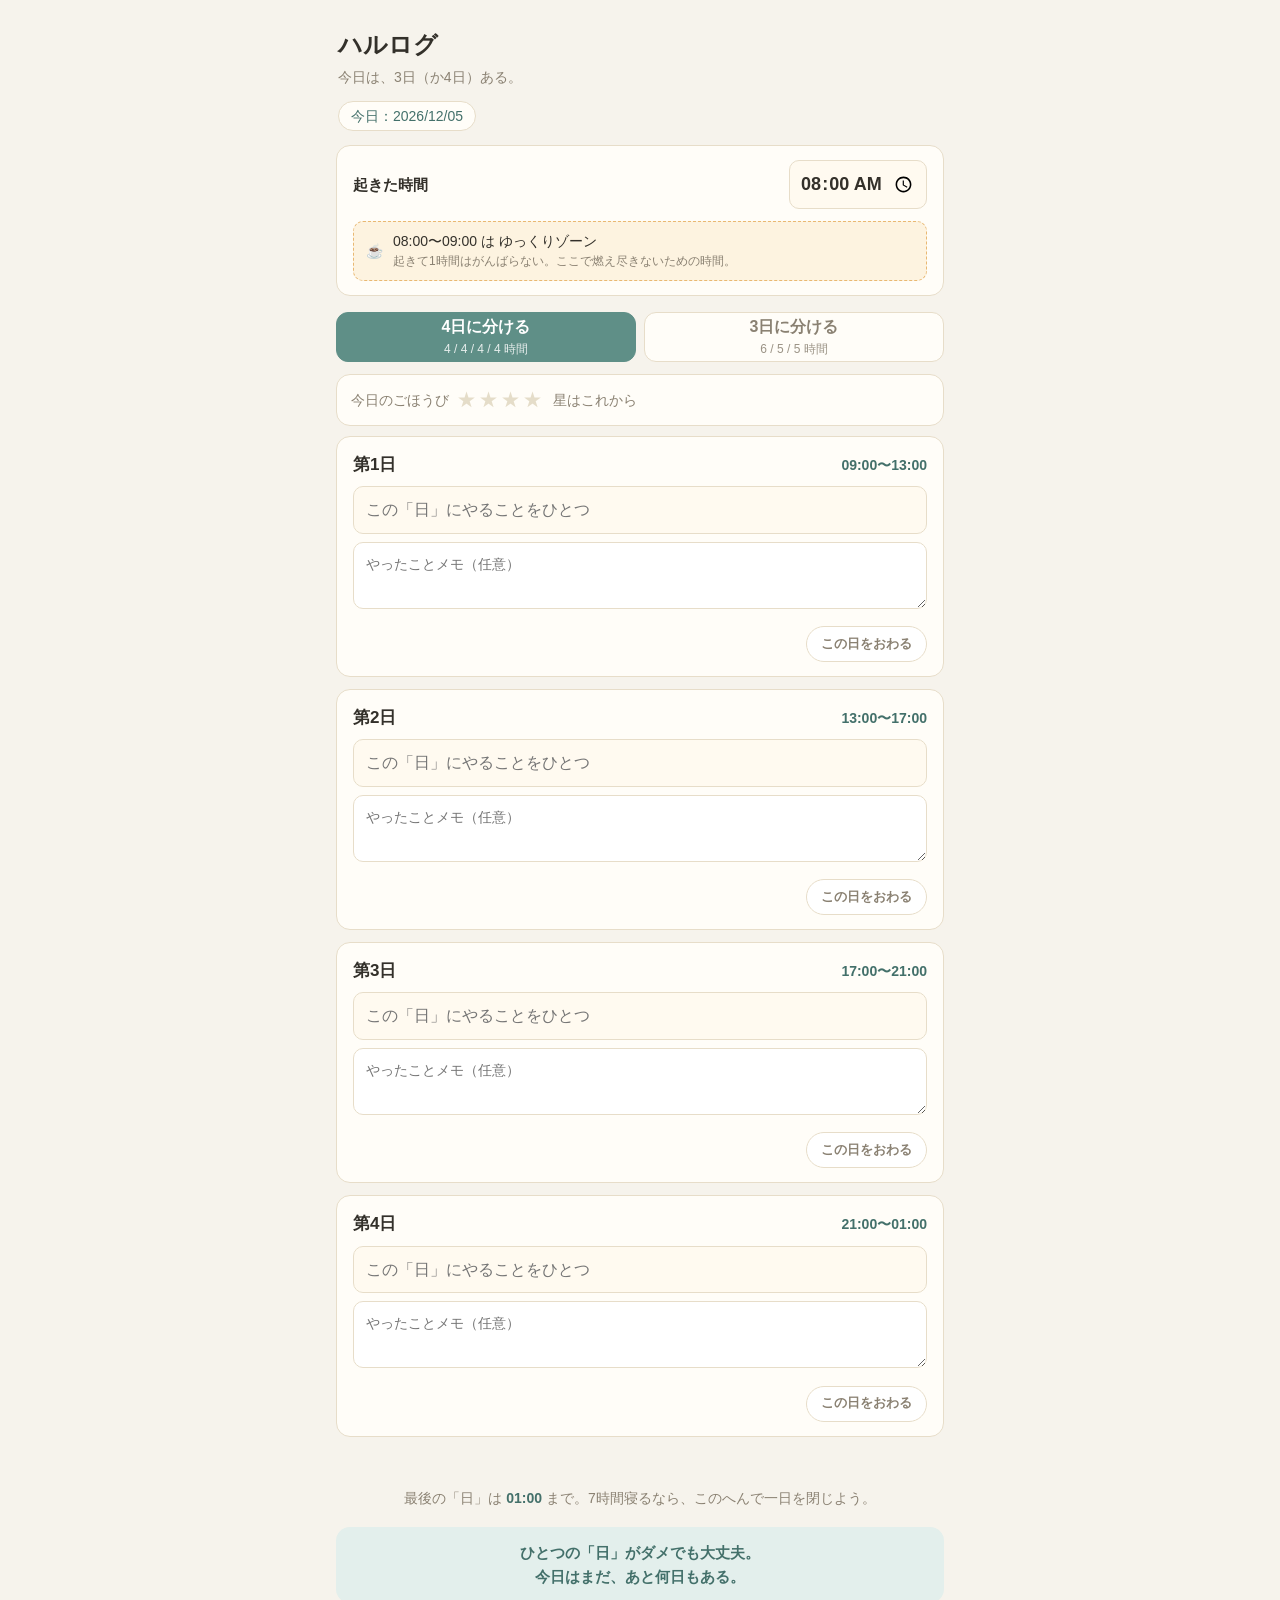
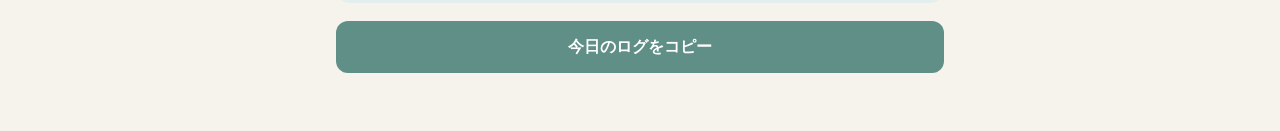
<file: index.html>
<!doctype html>
<html lang="ja">
<head>
<meta charset="utf-8">
<meta name="viewport" content="width=device-width, initial-scale=1, viewport-fit=cover">
<meta name="apple-mobile-web-app-capable" content="yes">
<meta name="apple-mobile-web-app-title" content="ハルログ">
<meta name="theme-color" content="#f6f3ec">
<meta name="description" content="起床を起点に一日を3つか4つの小さな「日」に分ける、個人用の時間ログアプリです。">
<link rel="manifest" href="manifest.json">
<link rel="apple-touch-icon" href="icons/icon-180.png">
<link rel="icon" href="icons/icon.svg" type="image/svg+xml">
<title>ハルログ｜今日は3日ある</title>
<style>
:root {
--paper: #fffdf8;
--bg: #f6f3ec;
--ink: #33302a;
--muted: #8a8172;
--line: #e7ddc9;
--lake: #5f8f87;
--lake-dark: #43706a;
--lake-soft: #e3efec;
--sun: #e9b872;
--radius: 14px;
}
* { box-sizing: border-box;}
body {
margin: 0;
background: var(--bg);
color: var(--ink);
font-family: -apple-system, BlinkMacSystemFont, "Hiragino Sans", "Yu Gothic", "Noto Sans JP", sans-serif;
font-size: 16px;
line-height: 1.6;
}
.app {
width: min(100%, 640px);
margin: 0 auto;
padding: max(20px, env(safe-area-inset-top)) 16px max(28px, env(safe-area-inset-bottom));
}
header { padding: 6px 2px 14px;}
h1 { margin: 0; font-size: 24px;}
.subtitle { margin: 2px 0 0; color: var(--muted); font-size: 14px;}
.today {
display: inline-block; margin-top: 12px; padding: 3px 12px;
border: 1px solid var(--line); border-radius: 999px;
background: var(--paper); color: var(--lake-dark); font-size: 14px;
}

.wake-card {
background: var(--paper);
border: 1px solid var(--line);
border-radius: var(--radius);
padding: 14px 16px;
display: grid; gap: 12px;
}
.wake-row {
display: flex; align-items: center; justify-content: space-between; gap: 12px;
}
.wake-row label { font-weight: 700; font-size: 15px;}
input[type="time"] {
font: inherit; font-size: 18px; font-weight: 700;
border: 1px solid var(--line); border-radius: 10px;
background: #fffaf0; color: var(--ink);
padding: 8px 10px; min-height: 48px;
}
.slow-zone {
display: flex; align-items: center; gap: 10px;
background: #fdf3e0; border: 1px dashed var(--sun);
border-radius: 10px; padding: 8px 12px; font-size: 14px;
}
.slow-zone.moon {
width: 30px; height: 30px; flex: 0 0 auto;
display: grid; place-items: center;
background: #fff; border-radius: 50%; font-size: 16px;
}
.slow-zone small { color: var(--muted); display: block; font-size: 12px;}

.mode-switch {
display: grid; grid-template-columns: 1fr 1fr; gap: 8px; margin: 16px 0 6px;
}
.mode-switch button {
min-height: 50px; border-radius: 12px; cursor: pointer;
border: 1px solid var(--line); background: var(--paper);
font: inherit; font-weight: 700; color: var(--muted);
}
.mode-switch button.active {
background: var(--lake); border-color: var(--lake); color: #fff;
}
.mode-switch button small { display: block; font-weight: 400; font-size: 12px; opacity:.85;}

.day-list { display: grid; gap: 12px; margin-top: 10px;}
.day-card {
background: var(--paper);
border: 1px solid var(--line);
border-radius: var(--radius);
padding: 14px 16px;
transition: opacity.2s;
position: relative;
overflow: hidden;
}

.stamp {
position: absolute;
top: 10px; right: 12px;
width: 64px; height: 64px;
border: 2.5px solid #d98a94;
border-radius: 50%;
color: #d98a94;
display: grid; place-items: center;
font-weight: 800; font-size: 13px; line-height: 1.25; text-align: center;
transform: rotate(-12deg) scale(0);
background: rgba(255, 255, 255, 0.65);
pointer-events: none;
}
.day-card.done .stamp { transform: rotate(-12deg) scale(1); }
.stamp.pop { animation: stamp-pop .45s cubic-bezier(.2, 2.2, .4, 1); }
@keyframes stamp-pop {
0% { transform: rotate(-30deg) scale(2.4); opacity: 0; }
60% { transform: rotate(-12deg) scale(.92); opacity: 1; }
100% { transform: rotate(-12deg) scale(1); opacity: 1; }
}
.stars-bar {
display: flex; align-items: center; gap: 8px;
margin-top: 12px; padding: 10px 14px;
background: var(--paper); border: 1px solid var(--line); border-radius: var(--radius);
font-size: 14px; color: var(--muted);
}
.stars-bar .stars { font-size: 19px; letter-spacing: 3px; color: #e5ddc9; }
.stars-bar .stars .on { color: var(--sun); display: inline-block; }
.stars-bar .stars .on.pop { animation: star-pop .5s cubic-bezier(.2, 2.4, .4, 1); }
@keyframes star-pop { 0% { transform: scale(.2) rotate(-40deg); } 100% { transform: scale(1) rotate(0); } }
.praise {
min-height: 26px; margin: 10px 0 0; text-align: center;
font-weight: 800; color: #c47b2d; font-size: 16px;
}
.confetti-piece {
position: fixed; top: -12px; z-index: 50; pointer-events: none;
border-radius: 2px;
animation: confetti-fall linear forwards;
}
@keyframes confetti-fall {
to { transform: translateY(105vh) rotate(720deg); opacity: .9; }
}
.day-card.now { border-color: var(--lake); box-shadow: 0 0 0 3px var(--lake-soft);}
.day-card.done { background: #fbfaf5;}
.day-head {
display: flex; align-items: baseline; justify-content: space-between; gap: 8px;
margin-bottom: 8px;
}
.day-name { font-weight: 800; font-size: 17px;}
.day-name.now-badge {
font-size: 11px; font-weight: 700; color: #fff; background: var(--lake);
border-radius: 999px; padding: 2px 8px; margin-left: 6px; vertical-align: 2px;
}
.day-time { color: var(--lake-dark); font-weight: 700; font-size: 14px; white-space: nowrap;}
.day-card input[type="text"],.day-card textarea {
width: 100%; font: inherit;
border: 1px solid var(--line); border-radius: 10px;
background: #fffaf0; color: var(--ink);
padding: 10px 12px; outline: none;
}
.day-card textarea {
margin-top: 8px; min-height: 40px; font-size: 14px; resize: vertical;
background: #fff; color: var(--muted);
}
.day-card input:focus,.day-card textarea:focus {
border-color: var(--lake); background: #fff;
box-shadow: 0 0 0 3px var(--lake-soft);
}
.done-row { margin-top: 10px; display: flex; justify-content: flex-end;}
.done-btn {
border: 1px solid var(--line); background: #fff; color: var(--muted);
border-radius: 999px; padding: 6px 14px; font: inherit; font-size: 13px; font-weight: 700;
cursor: pointer; min-height: 36px;
}
.day-card.done.done-btn { background: var(--lake-soft); color: var(--lake-dark); border-color: var(--lake);}
.day-card.done.day-name { color: var(--muted);}

.sleep-note {
margin-top: 14px; text-align: center; color: var(--muted); font-size: 14px;
}
.sleep-note strong { color: var(--lake-dark);}
.creed {
margin-top: 18px; padding: 14px 16px;
border-radius: var(--radius);
background: var(--lake-soft); color: var(--lake-dark);
font-size: 15px; text-align: center; font-weight: 700;
}
.actions { margin-top: 18px;}
.actions button {
width: 100%; min-height: 52px; border: 0; border-radius: 12px;
background: var(--lake); color: #fff; font: inherit; font-weight: 700; cursor: pointer;
}
.actions button:active { background: var(--lake-dark);}
.message { min-height: 22px; text-align: center; color: var(--muted); font-size: 14px; margin: 8px 0 0;}
</style>
</head>
<body>
<div class="app">
<header>
<h1>ハルログ</h1>
<p class="subtitle">今日は、3日（か4日）ある。</p>
<div class="today" id="todayText"></div>
</header>

<main>
<div class="wake-card">
<div class="wake-row">
<label for="wake">起きた時間</label>
<input id="wake" type="time" value="08:00">
</div>
<div class="slow-zone">
<div class="moon">☕</div>
<div>
<span id="slowText">8:00〜9:00 は ゆっくりゾーン</span>
<small>起きて1時間はがんばらない。ここで燃え尽きないための時間。</small>
</div>
</div>
</div>

<div class="mode-switch" role="group" aria-label="一日の分け方">
<button id="mode4" type="button">4日に分ける<small>4 / 4 / 4 / 4 時間</small></button>
<button id="mode3" type="button">3日に分ける<small>6 / 5 / 5 時間</small></button>
</div>

<div class="stars-bar"><span>今日のごほうび</span><span class="stars" id="stars"></span><span id="starsText"></span></div>

<div class="day-list" id="dayList"></div>
<p class="praise" id="praise" aria-live="polite"></p>

<p class="sleep-note" id="sleepNote"></p>

<div class="creed">ひとつの「日」がダメでも大丈夫。<br>今日はまだ、あと何日もある。</div>

<div class="actions">
<button id="copyButton" type="button">今日のログをコピー</button>
<p class="message" id="message" aria-live="polite"></p>
</div>
</main>
</div>

<script>
(() => {
const PATTERNS = { 4: [4, 4, 4, 4], 3: [6, 5, 5]};
const today = new Date();
const pad = (n) => String(n).padStart(2, "0");
const dateKey = `${today.getFullYear()}-${pad(today.getMonth() + 1)}-${pad(today.getDate())}`;
const storageKey = `halulog-v2:${dateKey}`;
const todayLabel = `${today.getFullYear()}/${pad(today.getMonth() + 1)}/${pad(today.getDate())}`;

const wakeInput = document.getElementById("wake");
const slowText = document.getElementById("slowText");
const dayList = document.getElementById("dayList");
const sleepNote = document.getElementById("sleepNote");
const message = document.getElementById("message");
const modeButtons = { 4: document.getElementById("mode4"), 3: document.getElementById("mode3")};

const praiseEl = document.getElementById("praise");
const starsEl = document.getElementById("stars");
const starsTextEl = document.getElementById("starsText");
const PRAISES = ["えらい！この日、クリア！", "おつかれさま、はる。この日は勝ち。", "よくやった！ごほうび受け取って。", "この日、制覇。次の日ものんびり行こう。", "できた！それで十分すぎるくらい。"];
let lastCelebrated = -1;

function confetti() {
  const colors = ["#5f8f87", "#e9b872", "#d98a94", "#a8c8e0", "#f2d38a"];
  for (let k = 0; k < 22; k++) {
    const piece = document.createElement("div");
    piece.className = "confetti-piece";
    const size = 6 + Math.random() * 7;
    piece.style.width = size + "px";
    piece.style.height = size * (Math.random() > 0.5 ? 1 : 0.45) + "px";
    piece.style.left = Math.random() * 100 + "vw";
    piece.style.background = colors[Math.floor(Math.random() * colors.length)];
    piece.style.animationDuration = 1.6 + Math.random() * 1.4 + "s";
    piece.style.animationDelay = Math.random() * 0.25 + "s";
    document.body.append(piece);
    window.setTimeout(() => piece.remove(), 3600);
  }
}

function celebrate(index, total) {
  const doneCount = PATTERNS[state.mode].filter((_, j) => state.blocks[j] && state.blocks[j].done).length;
  if (doneCount >= total) {
    praiseEl.textContent = "全部の「日」が終わった！今日は完全勝利。ゆっくり休んで。";
    confetti();
    window.setTimeout(confetti, 350);
  } else {
    praiseEl.textContent = PRAISES[Math.floor(Math.random() * PRAISES.length)];
    confetti();
  }
  lastCelebrated = index;
}

function renderStars(justLit) {
  const pattern = PATTERNS[state.mode];
  starsEl.replaceChildren();
  let doneCount = 0;
  pattern.forEach((_, j) => {
    const on = state.blocks[j] && state.blocks[j].done;
    if (on) doneCount++;
    const star = document.createElement("span");
    star.textContent = "★";
    if (on) {
      star.className = "on" + (j === justLit ? " pop" : "");
    }
    starsEl.append(star);
  });
  starsTextEl.textContent = doneCount === 0 ? "星はこれから" : doneCount >= pattern.length ? "今日は満点！" : `${doneCount}つ点灯`;
}

document.getElementById("todayText").textContent = `今日：${todayLabel}`;

let state = load() || { wake: "08:00", mode: 4, blocks: {}};

function load() {
try { return JSON.parse(localStorage.getItem(storageKey));} catch (e) { return null;}
}
function save() {
try { localStorage.setItem(storageKey, JSON.stringify(state)); showMessage("保存しました", 900);}
catch (e) { showMessage("保存できませんでした");}
}

function toMin(hhmm) { const [h, m] = hhmm.split(":").map(Number); return h * 60 + m;}
function toHHMM(min) { const t = ((min % 1440) + 1440) % 1440; return `${pad(Math.floor(t / 60))}:${pad(t % 60)}`;}

function render() {
const wakeMin = toMin(state.wake || "08:00");
wakeInput.value = state.wake || "08:00";
slowText.textContent = `${toHHMM(wakeMin)}〜${toHHMM(wakeMin + 60)} は ゆっくりゾーン`;

Object.entries(modeButtons).forEach(([m, btn]) => {
btn.classList.toggle("active", Number(m) === Number(state.mode));
});

const pattern = PATTERNS[state.mode];
const now = new Date();
const nowMin = now.getHours() * 60 + now.getMinutes();
let cursor = wakeMin + 60;

dayList.replaceChildren();
pattern.forEach((hoursLen, i) => {
const start = cursor, end = cursor + hoursLen * 60;
cursor = end;
const saved = state.blocks[i] || {};

const card = document.createElement("div");
card.className = "day-card" + (saved.done? " done": "");
const isNow = nowMin >= start && nowMin < end;
if (isNow) card.classList.add("now");

const head = document.createElement("div");
head.className = "day-head";
const name = document.createElement("div");
name.className = "day-name";
name.textContent = `第${i + 1}日`;
if (isNow) {
const badge = document.createElement("span");
badge.className = "now-badge";
badge.textContent = "いまここ";
name.append(badge);
}
const time = document.createElement("div");
time.className = "day-time";
time.textContent = `${toHHMM(start)}〜${toHHMM(end)}`;
head.append(name, time);

const plan = document.createElement("input");
plan.type = "text";
plan.placeholder = "この「日」にやることをひとつ";
plan.value = saved.plan || "";
plan.setAttribute("aria-label", `第${i + 1}日の予定`);
plan.addEventListener("input", () => {
state.blocks[i] = {...(state.blocks[i] || {}), plan: plan.value};
save();
});

const memo = document.createElement("textarea");
memo.placeholder = "やったことメモ（任意）";
memo.value = saved.memo || "";
memo.setAttribute("aria-label", `第${i + 1}日のメモ`);
memo.addEventListener("input", () => {
state.blocks[i] = {...(state.blocks[i] || {}), memo: memo.value};
save();
});

const doneRow = document.createElement("div");
doneRow.className = "done-row";
const doneBtn = document.createElement("button");
doneBtn.type = "button";
doneBtn.className = "done-btn";
doneBtn.textContent = saved.done? "✓ この日はおわり": "この日をおわる";
doneBtn.addEventListener("click", () => {
const turningOn = !saved.done;
state.blocks[i] = {...(state.blocks[i] || {}), done: turningOn};
if (turningOn) lastCelebrated = i;
save(); render();
if (turningOn) {
celebrate(i, PATTERNS[state.mode].length);
const cardEl = dayList.children[i];
const stampEl = cardEl && cardEl.querySelector(".stamp");
if (stampEl && stampEl.animate) {
stampEl.animate([
{ transform: "rotate(-32deg) scale(2.4)", opacity: 0 },
{ transform: "rotate(-12deg) scale(0.92)", opacity: 1, offset: 0.6 },
{ transform: "rotate(-12deg) scale(1)", opacity: 1 }
], { duration: 450, easing: "cubic-bezier(.2,2.2,.4,1)" });
}
const starEl = starsEl.children[i];
if (starEl && starEl.animate) {
starEl.animate([
{ transform: "scale(0.2) rotate(-40deg)" },
{ transform: "scale(1.5) rotate(10deg)", offset: 0.55 },
{ transform: "scale(1) rotate(0deg)" }
], { duration: 500, easing: "ease-out" });
}
} else {
lastCelebrated = -1;
praiseEl.textContent = "";
}
});
doneRow.append(doneBtn);

const stamp = document.createElement("div");
stamp.className = "stamp" + (saved.done && lastCelebrated === i ? " pop" : "");
stamp.innerHTML = "よく<br>できた";
card.append(head, plan, memo, doneRow, stamp);
dayList.append(card);
});

sleepNote.innerHTML = `最後の「日」は <strong>${toHHMM(cursor)}</strong> まで。7時間寝るなら、このへんで一日を閉じよう。`;
renderStars(lastCelebrated);
}

wakeInput.addEventListener("change", () => {
state.wake = wakeInput.value || "08:00";
save(); render();
});
Object.entries(modeButtons).forEach(([m, btn]) => {
btn.addEventListener("click", () => { state.mode = Number(m); save(); render();});
});

document.getElementById("copyButton").addEventListener("click", async () => {
const pattern = PATTERNS[state.mode];
const wakeMin = toMin(state.wake || "08:00");
let cursor = wakeMin + 60;
const lines = ["", `今日：${todayLabel}`, `起床：${state.wake}`, `分け方：${pattern.join("/")}時間`, ""];
pattern.forEach((len, i) => {
const start = cursor, end = cursor + len * 60; cursor = end;
const b = state.blocks[i] || {};
lines.push(`第${i + 1}日 ${toHHMM(start)}〜${toHHMM(end)}　${b.plan || ""}${b.done? "（おわり）": ""}`);
if (b.memo) lines.push(`　メモ：${b.memo}`);
});
try {
await navigator.clipboard.writeText(lines.join("\n"));
showMessage("コピーしました");
} catch (e) {
showMessage("コピーできませんでした");
}
});

let msgTimer;
function showMessage(text, duration = 1800) {
message.textContent = text;
window.clearTimeout(msgTimer);
msgTimer = window.setTimeout(() => { message.textContent = "";}, duration);
}

render();
window.setInterval(render, 60000);
})();
</script>
</body>
</html>
</file>
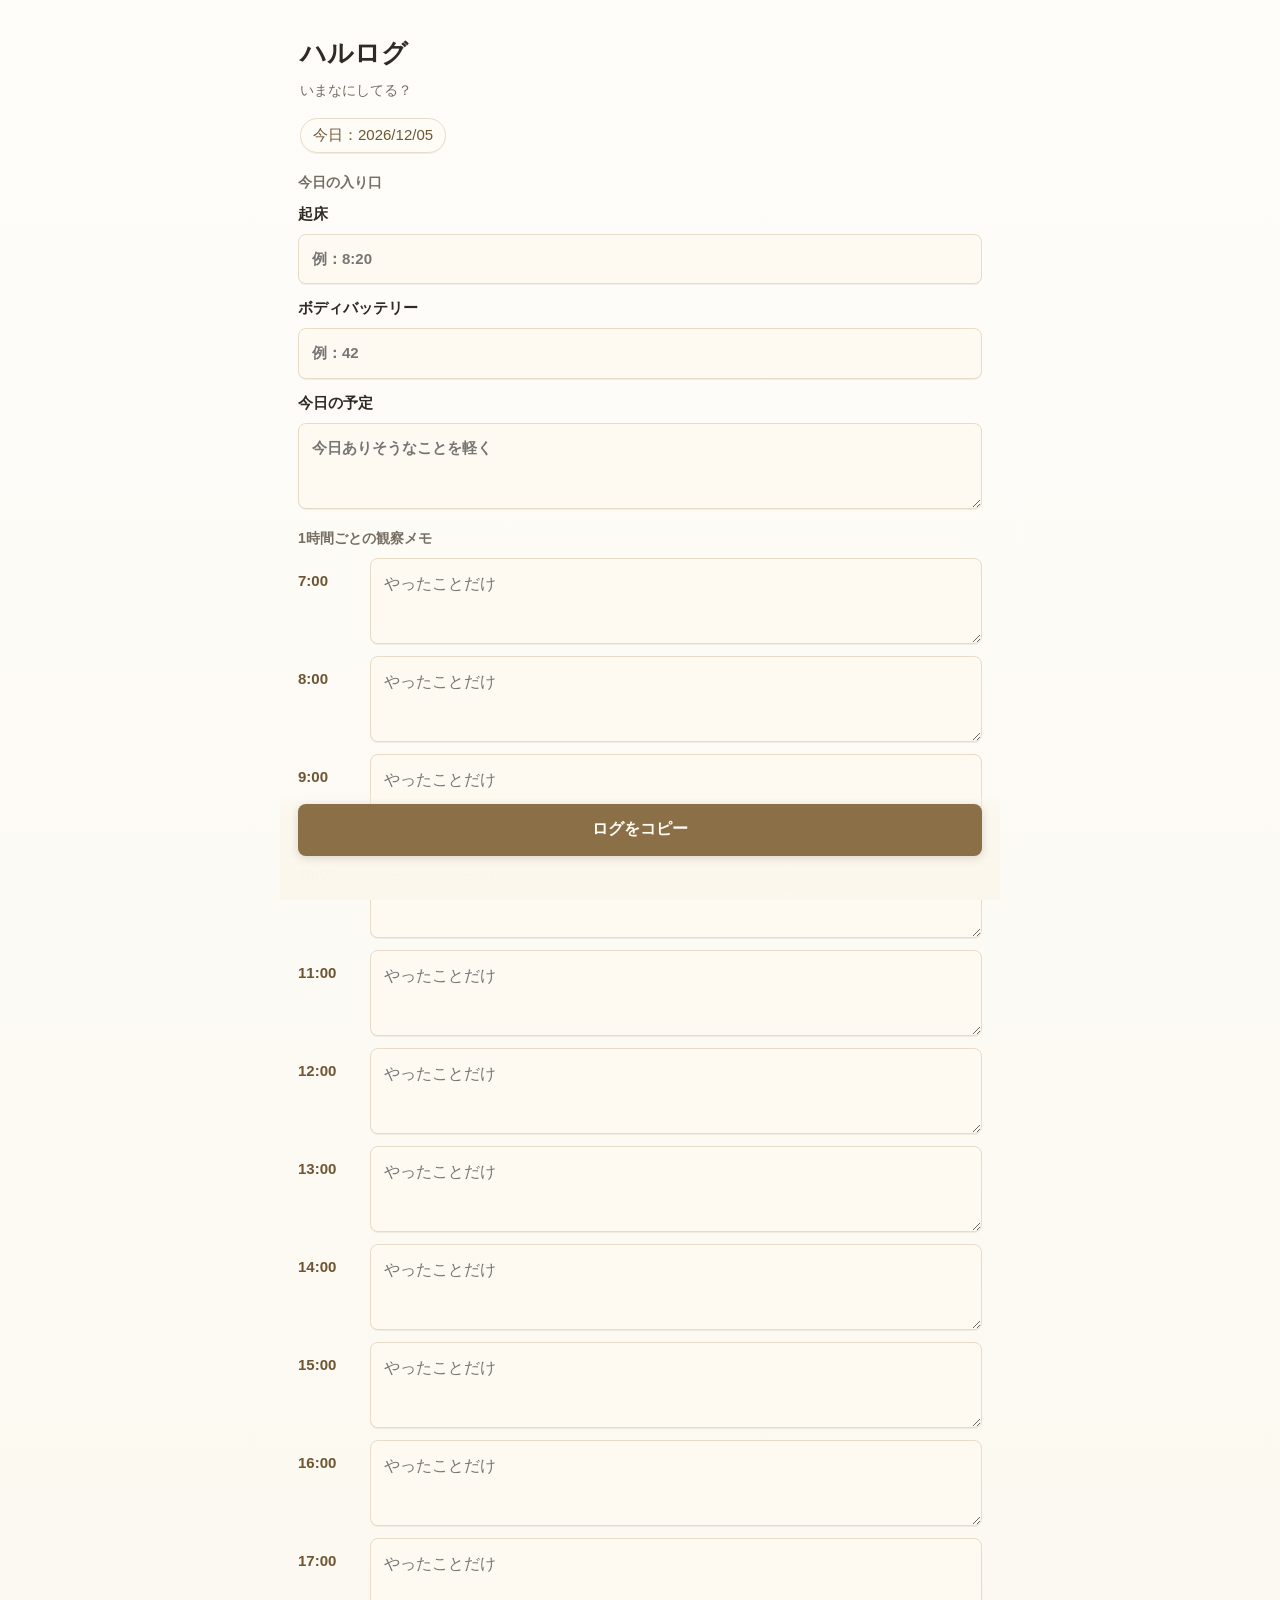
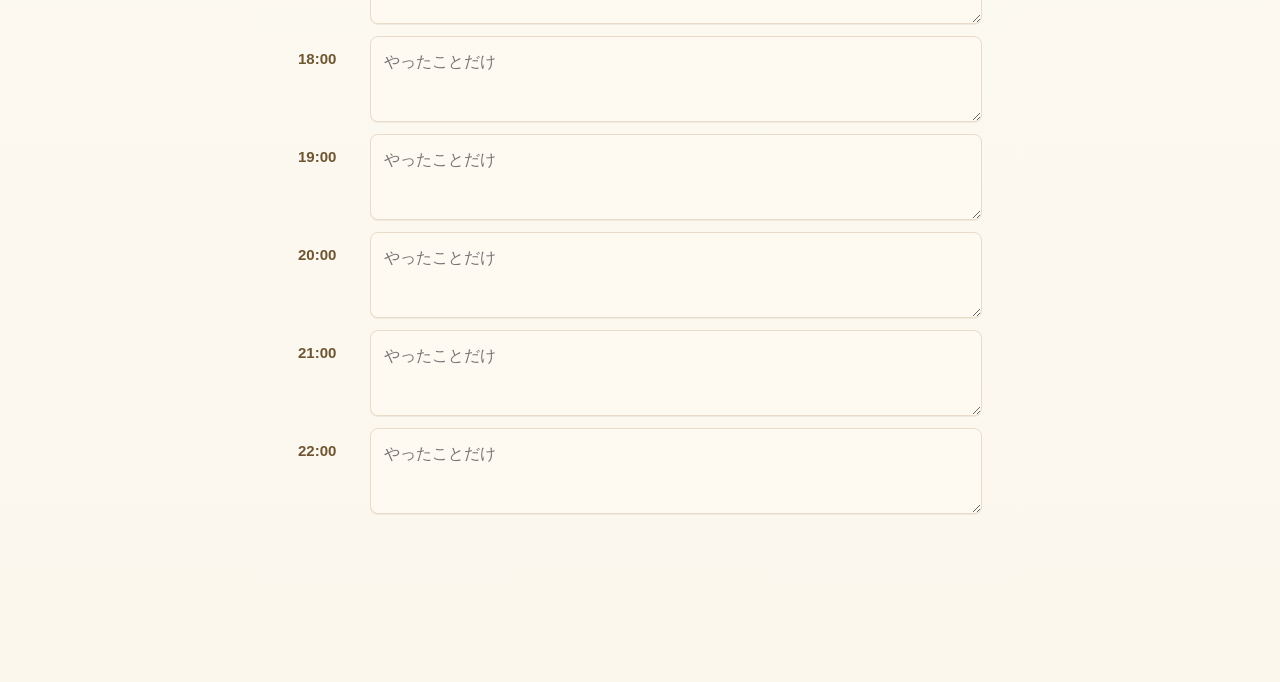
<file: halulog.html>
<!doctype html>
<html lang="ja">
<head>
  <meta charset="utf-8">
  <meta name="viewport" content="width=device-width, initial-scale=1, viewport-fit=cover">
  <meta name="apple-mobile-web-app-capable" content="yes">
  <meta name="apple-mobile-web-app-title" content="ハルログ">
  <meta name="apple-mobile-web-app-status-bar-style" content="default">
  <meta name="theme-color" content="#fbf7ed">
  <meta name="description" content="1時間ごとにやったことだけを軽く残す、個人用の時間ログアプリです。">
  <link rel="manifest" href="manifest.json">
  <link rel="apple-touch-icon" href="icons/icon-180.png">
  <link rel="icon" href="icons/icon.svg" type="image/svg+xml">
  <title>ハルログ｜いまなにしてる？</title>
  <style>
    :root {
      --paper: #fffdf7;
      --cream: #fbf7ed;
      --ink: #2f2a24;
      --muted: #756d62;
      --line: #e8dcc9;
      --field: #fffaf1;
      --accent: #8b6f47;
      --accent-dark: #6f5633;
      --shadow: 0 1px 0 rgba(86, 67, 40, 0.08);
    }

    * {
      box-sizing: border-box;
    }

    html {
      min-height: 100%;
      background: var(--cream);
    }

    body {
      min-height: 100%;
      margin: 0;
      color: var(--ink);
      background:
        linear-gradient(180deg, rgba(255, 255, 255, 0.7), rgba(251, 247, 237, 0.95)),
        var(--cream);
      font-family: -apple-system, BlinkMacSystemFont, "Hiragino Sans", "Yu Gothic", "YuGothic", "Noto Sans JP", sans-serif;
      font-size: 16px;
      line-height: 1.65;
    }

    .app {
      width: min(100%, 720px);
      margin: 0 auto;
      padding: max(22px, env(safe-area-inset-top)) 18px max(30px, env(safe-area-inset-bottom));
    }

    header {
      padding: 10px 2px 18px;
    }

    h1 {
      margin: 0;
      font-size: 26px;
      font-weight: 700;
      letter-spacing: 0;
    }

    .subtitle {
      margin: 4px 0 0;
      color: var(--muted);
      font-size: 14px;
    }

    .today {
      display: inline-flex;
      align-items: center;
      min-height: 34px;
      margin-top: 16px;
      padding: 4px 12px;
      border: 1px solid var(--line);
      border-radius: 999px;
      background: rgba(255, 253, 247, 0.76);
      color: var(--accent-dark);
      font-size: 15px;
      box-shadow: var(--shadow);
    }

    main {
      display: grid;
      gap: 18px;
      padding-bottom: 8px;
    }

    section {
      padding: 0;
    }

    .section-title {
      margin: 0 0 8px;
      color: var(--muted);
      font-size: 14px;
      font-weight: 700;
    }

    .field-group,
    .hour-list {
      display: grid;
      gap: 12px;
    }

    label {
      display: grid;
      gap: 7px;
      color: var(--ink);
      font-size: 15px;
      font-weight: 650;
    }

    input,
    textarea {
      width: 100%;
      border: 1px solid var(--line);
      border-radius: 8px;
      background: var(--field);
      color: var(--ink);
      font: inherit;
      box-shadow: var(--shadow);
      outline: none;
      -webkit-appearance: none;
      appearance: none;
    }

    input {
      min-height: 50px;
      padding: 12px 13px;
    }

    textarea {
      min-height: 86px;
      padding: 12px 13px;
      resize: vertical;
    }

    input:focus,
    textarea:focus {
      border-color: #c5a778;
      background: #fffdf8;
      box-shadow: 0 0 0 3px rgba(197, 167, 120, 0.22);
    }

    .hour-row {
      display: grid;
      grid-template-columns: 62px 1fr;
      gap: 10px;
      align-items: start;
      scroll-margin-bottom: 90px;
    }

    .hour {
      padding-top: 11px;
      color: var(--accent-dark);
      font-size: 15px;
      font-weight: 700;
      white-space: nowrap;
    }

    .actions {
      position: sticky;
      bottom: 0;
      z-index: 2;
      margin: 4px -18px 0;
      padding: 12px 18px calc(12px + env(safe-area-inset-bottom));
      background: linear-gradient(180deg, rgba(251, 247, 237, 0), rgba(251, 247, 237, 0.96) 22%, var(--cream));
    }

    button {
      width: 100%;
      min-height: 52px;
      border: 0;
      border-radius: 8px;
      background: var(--accent);
      color: #fffdf8;
      font: inherit;
      font-weight: 700;
      box-shadow: 0 2px 8px rgba(71, 52, 26, 0.18);
      cursor: pointer;
      -webkit-tap-highlight-color: transparent;
    }

    button:active {
      transform: translateY(1px);
      background: var(--accent-dark);
    }

    .message {
      min-height: 24px;
      margin: 8px 0 0;
      color: var(--muted);
      font-size: 14px;
      text-align: center;
    }

    @media (max-width: 380px) {
      .app {
        padding-left: 14px;
        padding-right: 14px;
      }

      .hour-row {
        grid-template-columns: 56px 1fr;
        gap: 8px;
      }

      h1 {
        font-size: 24px;
      }
    }
  </style>
</head>
<body>
  <div class="app">
    <header>
      <h1>ハルログ</h1>
      <p class="subtitle">いまなにしてる？</p>
      <div class="today" id="todayText" aria-live="polite"></div>
    </header>

    <main>
      <section aria-labelledby="dayTitle">
        <h2 class="section-title" id="dayTitle">今日の入り口</h2>
        <div class="field-group">
          <label>
            起床
            <input id="wake" type="text" autocomplete="off" placeholder="例：8:20">
          </label>
          <label>
            ボディバッテリー
            <input id="battery" type="text" autocomplete="off" placeholder="例：42">
          </label>
          <label>
            今日の予定
            <textarea id="plan" placeholder="今日ありそうなことを軽く"></textarea>
          </label>
        </div>
      </section>

      <section aria-labelledby="logTitle">
        <h2 class="section-title" id="logTitle">1時間ごとの観察メモ</h2>
        <div class="hour-list" id="hourList"></div>
      </section>

      <div class="actions">
        <button id="copyButton" type="button">ログをコピー</button>
        <p class="message" id="message" aria-live="polite"></p>
      </div>
    </main>
  </div>

  <script>
    (() => {
      const hours = Array.from({ length: 16 }, (_, index) => index + 7);
      const fields = ["wake", "battery", "plan"];
      const today = new Date();
      const dateKey = formatDate(today, "-");
      const storageKey = `halulog:${dateKey}`;
      const todayLabel = formatDate(today, "/");
      const hourList = document.getElementById("hourList");
      const message = document.getElementById("message");

      document.getElementById("todayText").textContent = `今日：${todayLabel}`;

      // 時間ごとの入力欄を作る
      hours.forEach((hour) => {
        const row = document.createElement("div");
        row.className = "hour-row";

        const time = document.createElement("div");
        time.className = "hour";
        time.textContent = `${hour}:00`;

        const textarea = document.createElement("textarea");
        textarea.id = `hour-${hour}`;
        textarea.dataset.hour = String(hour);
        textarea.setAttribute("aria-label", `${hour}:00 のメモ`);
        textarea.placeholder = "やったことだけ";

        row.append(time, textarea);
        hourList.append(row);
      });

      const data = loadData();
      restoreData(data);

      // 入力したら日付ごとに自動保存
      document.addEventListener("input", (event) => {
        if (event.target.matches("input, textarea")) {
          const saved = saveData();
          showMessage(saved ? "保存しました" : "保存できませんでした", 900);
        }
      });

      document.getElementById("copyButton").addEventListener("click", async () => {
        const text = buildCopyText();

        try {
          await copyText(text);
          showMessage("コピーしました");
        } catch (error) {
          showMessage("コピーできませんでした。本文を選んでコピーしてください。");
        }
      });

      function formatDate(date, separator) {
        const year = date.getFullYear();
        const month = String(date.getMonth() + 1).padStart(2, "0");
        const day = String(date.getDate()).padStart(2, "0");
        return `${year}${separator}${month}${separator}${day}`;
      }

      function loadData() {
        try {
          return JSON.parse(localStorage.getItem(storageKey)) || {};
        } catch (error) {
          return {};
        }
      }

      function restoreData(saved) {
        fields.forEach((id) => {
          document.getElementById(id).value = saved[id] || "";
        });

        hours.forEach((hour) => {
          document.getElementById(`hour-${hour}`).value = saved.logs?.[hour] || "";
        });
      }

      function collectData() {
        const logs = {};
        hours.forEach((hour) => {
          logs[hour] = document.getElementById(`hour-${hour}`).value;
        });

        return {
          wake: document.getElementById("wake").value,
          battery: document.getElementById("battery").value,
          plan: document.getElementById("plan").value,
          logs
        };
      }

      function saveData() {
        try {
          localStorage.setItem(storageKey, JSON.stringify(collectData()));
          return true;
        } catch (error) {
          return false;
        }
      }

      function buildCopyText() {
        const current = collectData();
        const lines = [
          "【ハルログ】",
          `今日：${todayLabel}`,
          `起床：${current.wake}`,
          `ボディバッテリー：${current.battery}`,
          `今日の予定：${current.plan}`,
          ""
        ];

        hours.forEach((hour) => {
          lines.push(`${hour}:00　${current.logs[hour]}`);
        });

        return lines.join("\n");
      }

      async function copyText(text) {
        if (navigator.clipboard && window.isSecureContext) {
          try {
            await navigator.clipboard.writeText(text);
            return;
          } catch (error) {
            // Safariで許可されない時は下の方法を試す
          }
        }

        // 古い環境やfile表示向けのコピー処理
        const helper = document.createElement("textarea");
        helper.value = text;
        helper.setAttribute("readonly", "");
        helper.style.fontSize = "16px";
        helper.style.position = "fixed";
        helper.style.top = "0";
        helper.style.left = "0";
        helper.style.width = "1px";
        helper.style.height = "1px";
        helper.style.opacity = "0.01";
        document.body.append(helper);
        helper.focus();
        helper.select();
        helper.setSelectionRange(0, helper.value.length);
        const copied = document.execCommand("copy");
        helper.remove();

        if (!copied) {
          throw new Error("Copy failed");
        }
      }

      function showMessage(text, duration = 1800) {
        message.textContent = text;
        window.clearTimeout(showMessage.timer);
        showMessage.timer = window.setTimeout(() => {
          message.textContent = "";
        }, duration);
      }
    })();
  </script>
</body>
</html>
</file>
